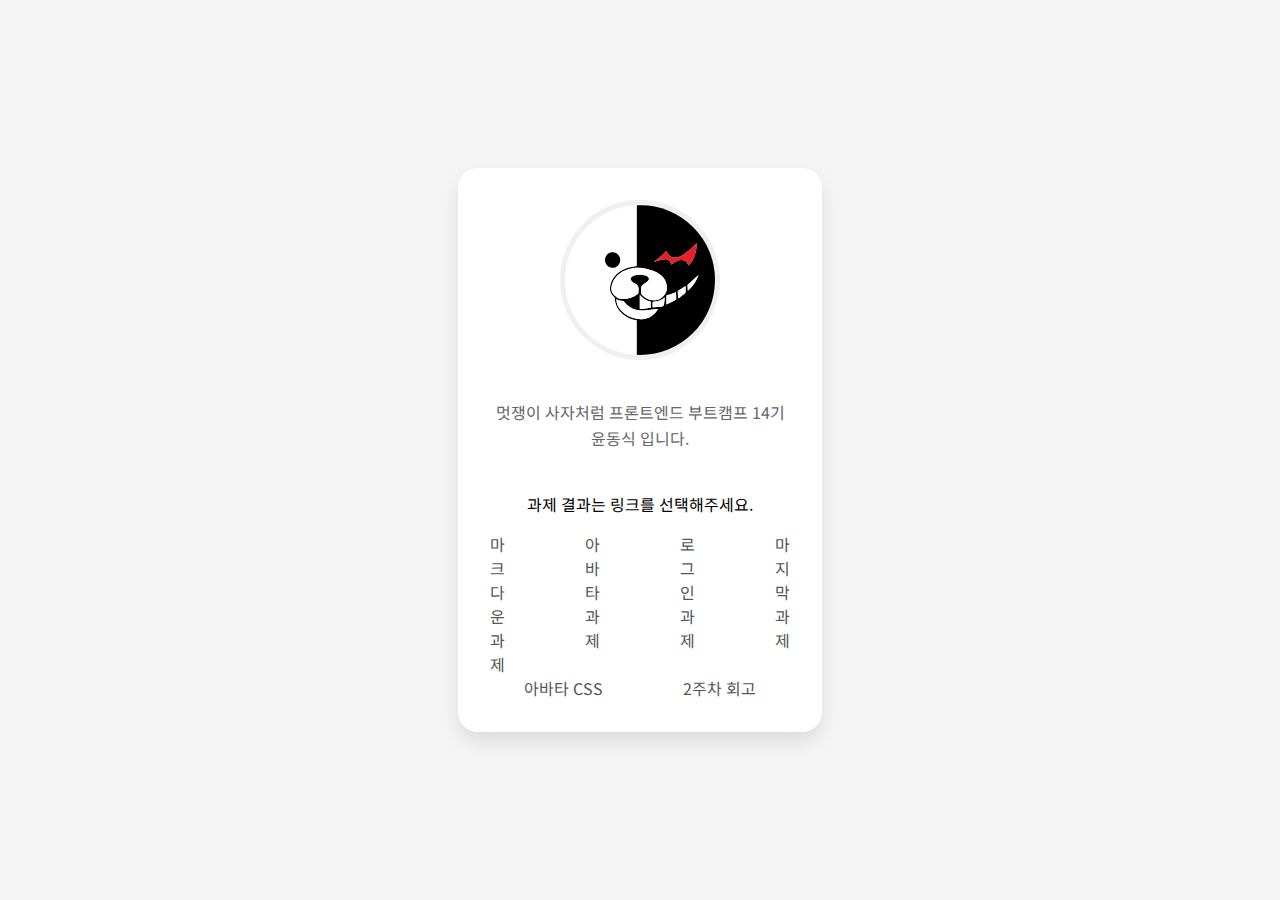
<file: index.html>
<!doctype html>
<html lang="ko">
  <head>
    <meta charset="UTF-8" />
    <meta name="viewport" content="width=device-width, initial-scale=1.0" />
    <title>HTML/CSS 과제</title>
    <style>
      body {
        margin: 0;
        padding: 0;
        font-family: 'Noto Sans KR', sans-serif;
        background-color: #f5f5f5;
        display: flex;
        justify-content: center;
        align-items: center;
        min-height: 100vh;
      }

      .profile-card {
        background: white;
        border-radius: 20px;
        box-shadow: 0 10px 20px rgba(0, 0, 0, 0.1);
        padding: 2rem;
        width: 300px;
        text-align: center;
        display: flex;
        flex-direction: column;
        align-items: center;
      }

      .profile-image {
        width: 150px;
        height: 150px;
        border-radius: 50%;
        margin-bottom: 1.5rem;
        border: 5px solid #f0f0f0;
        overflow: hidden;
        display: flex;
        align-items: center;
        justify-content: center;
        background: #f5f5f5;
      }

      .profile-svg {
        width: 100%;
        height: 100%;
        object-fit: cover;
        display: black;
      }

      .name {
        font-size: 1.5rem;
        font-weight: bold;
        color: #333;
        margin-bottom: 0.5rem;
      }

      .bio {
        color: #666;
        line-height: 1.6;
        margin-bottom: 1.5rem;
      }

      .homework-links {
        display: flex;
        justify-content: center;
        flex-wrap: nowrap;
        margin: 0;
        padding: 0;
        list-style: none;
        gap: 5rem;
      }

      .homework-links li {
        width: auto;
      }

      .homework-links a {
        display: block;
        text-align: center;
        color: #555;
        text-decoration: none;
        transition: color 0.3s ease;
      }

      .homework-links a:hover {
        color: #007bff;
      }
    </style>
    <link href="https://fonts.googleapis.com/css2?family=Noto+Sans+KR:wght@400;700&display=swap" rel="stylesheet" />
    <link rel="stylesheet" href="https://cdnjs.cloudflare.com/ajax/libs/font-awesome/5.15.4/css/all.min.css" />
  </head>
  <body>
    <div class="profile-card">
      <div class="profile-image">
        <svg class="profile-svg" viewBox="0 125 750 750" xmlns="http://www.w3.org/2000/svg" xmlns:xlink="http://www.w3.org/1999/xlink" style="width: 100%; height: 100%; display: block">
          <path
            fill="#010000"
            opacity="1.000000"
            stroke="none"
            d="
   M751.000000,126.000000 
     C751.000000,375.694702 751.000000,625.389404 750.623047,875.527588 
     C749.497131,876.036316 748.748230,876.101624 747.536377,876.089478 
     C619.210327,876.007996 491.347260,876.003601 363.484192,876.006714 
     C362.322876,876.006775 361.161560,876.108582 359.693115,876.081421 
     C358.962738,875.986267 358.539490,875.972595 358.061798,875.495605 
     C358.007385,817.397827 358.007385,759.763367 358.007385,702.150208 
     C357.117126,701.863586 356.500427,701.565247 355.854034,701.471252 
     C329.822418,697.684631 307.590698,685.832092 287.394714,669.497925 
     C263.794525,650.410583 250.178009,626.137756 249.195160,595.528564 
     C249.024948,590.227112 247.455933,586.841492 243.613190,583.337219 
     C230.701599,571.563110 223.184891,556.784790 224.596024,539.174683 
     C226.656784,513.457825 237.618088,491.362122 255.618210,472.936127 
     C276.160522,451.907837 301.876556,440.747864 330.220825,435.017639 
     C339.390839,433.163818 348.695862,431.977905 357.999115,430.476807 
     C357.999115,428.414978 357.999115,426.587921 357.999115,424.760895 
     C357.998840,326.961884 357.993164,229.162888 358.039246,131.363907 
     C358.040100,129.518478 358.653320,127.673332 359.235382,125.902039 
     C359.660004,125.927864 359.830048,125.879723 360.462952,125.909927 
     C490.950531,125.992188 620.975281,125.996094 751.000000,126.000000 
   M367.965668,546.641663 
     C368.918701,532.736267 361.947784,523.753235 350.061340,517.826904 
     C348.135529,516.866760 346.173584,515.975525 344.275543,514.963928 
     C337.021179,511.097412 331.320557,505.783936 328.582611,497.792145 
     C326.976990,493.105530 327.571442,488.663239 331.610413,485.654663 
     C335.549530,482.720520 339.768951,479.815460 344.320038,478.113983 
     C359.177063,472.559509 374.707642,473.361053 390.139801,474.596100 
     C398.113068,475.234192 405.881439,477.168060 412.498383,482.046906 
     C421.082153,488.375946 422.506744,495.559601 415.761658,503.727692 
     C412.072266,508.195465 406.737305,511.315186 402.099823,514.986572 
     C396.297913,519.579712 390.022614,523.685608 384.815796,528.869690 
     C382.466736,531.208557 381.394806,535.591919 381.159363,539.141541 
     C380.575867,547.939331 380.625092,556.795532 380.832520,565.618591 
     C380.888947,568.020874 381.816589,570.890076 383.346344,572.696472 
     C403.302673,596.261292 428.710785,605.040039 459.022278,599.972473 
     C487.267944,595.250366 511.534729,564.498352 509.804291,535.884644 
     C508.188141,509.161377 496.468536,487.988770 475.053009,472.109558 
     C455.677277,457.742859 433.469025,450.072510 410.289185,444.495239 
     C377.600189,436.629974 345.243683,436.212189 313.033478,446.995544 
     C278.110535,458.687042 251.291153,479.239777 237.544708,514.534363 
     C227.019821,541.557434 230.506454,561.681702 249.707825,579.016663 
     C258.957184,587.367004 269.251251,594.797363 282.385010,595.422546 
     C312.715973,596.866455 339.994659,588.089294 364.149536,569.730347 
     C365.547913,568.667480 366.876343,566.674316 367.050476,564.991272 
     C367.647064,559.226196 367.714264,553.406311 367.965668,546.641663 
   M324.029633,634.539368 
     C313.065704,627.383972 303.681305,618.558899 295.708740,608.165771 
     C294.695923,606.845459 292.746063,605.819397 291.071106,605.504822 
     C283.762878,604.132385 276.322296,603.400452 269.078522,601.773621 
     C264.913544,600.838318 261.032745,598.637390 256.538239,596.808472 
     C257.580902,619.021179 265.613251,637.822571 280.632416,653.099792 
     C308.939362,681.893188 343.148438,697.026611 384.076569,696.047791 
     C421.127014,695.161682 446.274597,675.858093 465.054504,645.205566 
     C461.258514,645.205566 457.968323,644.886169 454.758514,645.258972 
     C437.776550,647.231384 420.841064,649.628357 403.840179,651.407532 
     C375.740265,654.348145 348.871185,650.841431 324.029633,634.539368 
   M531.402283,422.944916 
     C533.209656,421.814026 535.081604,420.773621 536.813782,419.537354 
     C547.156921,412.155396 557.865051,405.480530 570.202637,401.871460 
     C589.880554,396.115112 605.641418,402.779968 614.468445,420.638855 
     C615.552307,422.831787 616.453369,425.115082 617.462830,427.410431 
     C645.768860,404.215363 660.223633,351.488892 657.738770,315.885193 
     C656.061462,317.114777 654.954102,318.951355 653.454102,320.373749 
     C640.530273,332.628448 627.990479,345.342957 614.442505,356.870087 
     C598.899231,370.094879 581.825684,381.072083 561.625732,386.259125 
     C542.878479,391.073090 525.827148,385.425476 514.848450,370.017731 
     C511.600037,365.458893 509.266998,360.247833 506.304077,354.960114 
     C488.303101,375.214142 466.875824,391.619904 445.080078,407.921326 
     C446.291504,408.503357 447.294403,408.623566 448.192719,408.371338 
     C453.313568,406.933411 458.384735,405.314911 463.518738,403.927917 
     C477.014435,400.281921 490.429016,396.247101 504.680206,396.774170 
     C513.719360,397.108490 520.927551,400.681732 525.365356,408.549866 
     C527.782593,412.835663 529.085571,417.749908 531.402283,422.944916 
   M373.934479,587.522827 
     C373.934479,606.467224 373.934479,625.411621 373.934479,644.622803 
     C392.814301,645.901184 410.654694,641.283264 428.648041,638.983215 
     C428.648041,628.297913 428.648041,618.200928 428.648041,607.952881 
     C406.295715,603.967957 389.156433,591.561279 373.934052,574.483948 
     C373.934052,579.055725 373.934052,582.795471 373.934479,587.522827 
   M555.240540,568.196594 
     C555.061584,565.813782 554.882568,563.430908 554.702698,561.036438 
     C538.569519,566.747375 522.882690,572.300354 507.063965,577.900024 
     C507.063965,592.997375 507.063965,607.947632 507.063965,622.921326 
     C506.773132,622.921326 506.969757,622.980347 507.101868,622.912964 
     C522.817444,614.893005 538.555725,606.916016 554.179260,598.720337 
     C555.250244,598.158569 555.993103,595.952148 555.983154,594.516785 
     C555.924561,586.041870 555.597961,577.568787 555.240540,568.196594 
   M443.616760,609.054260 
     C441.869263,609.215698 440.121735,609.377075 437.984680,609.574463 
     C437.984680,618.293274 437.984650,626.428223 437.984650,634.563171 
     C437.984650,635.373230 437.984680,636.183228 437.984680,637.401855 
     C441.027344,636.903625 443.735229,636.214539 446.473663,636.057312 
     C455.078827,635.563293 463.692383,635.125793 472.308594,634.941345 
     C479.819275,634.780640 486.980286,633.139404 492.669983,628.340637 
     C494.730591,626.602722 495.204987,622.490295 495.598022,619.360229 
     C496.846436,609.417847 497.715332,599.427734 498.877106,588.021179 
     C482.452240,602.510620 464.249207,607.814575 443.616760,609.054260 
   M568.464661,552.005676 
     C566.743774,553.733643 563.469604,555.540161 563.552368,557.177002 
     C564.119324,568.387451 565.390198,579.562256 566.497742,591.428284 
     C569.282166,589.901978 571.911743,588.879211 574.042908,587.217224 
     C581.754211,581.203613 589.111572,574.722473 596.973328,568.920227 
     C601.895996,565.287048 603.657776,561.121521 603.231750,555.055115 
     C602.672546,547.092712 603.094482,539.061279 603.094482,530.397583 
     C591.199646,537.826233 580.149353,544.727539 568.464661,552.005676 
   M653.575623,506.088928 
     C658.028076,496.351746 662.480530,486.614563 666.933044,476.877380 
     C666.610474,476.812103 666.287964,476.746826 665.965454,476.681580 
     C648.390747,492.579315 630.815979,508.477051 612.331177,525.198059 
     C612.862061,533.195190 613.511414,542.976379 614.190430,553.205444 
     C630.674988,538.728333 643.367615,523.504639 653.575623,506.088928 
   z"
          />
          <path
            fill="#FFFFFF"
            opacity="1.000000"
            stroke="none"
            d="
   M358.980804,125.828056 
     C358.653320,127.673332 358.040100,129.518478 358.039246,131.363907 
     C357.993164,229.162888 357.998840,326.961884 357.999115,424.760895 
     C357.999115,426.587921 357.999115,428.414978 357.999115,430.476807 
     C348.695862,431.977905 339.390839,433.163818 330.220825,435.017639 
     C301.876556,440.747864 276.160522,451.907837 255.618210,472.936127 
     C237.618088,491.362122 226.656784,513.457825 224.596024,539.174683 
     C223.184891,556.784790 230.701599,571.563110 243.613190,583.337219 
     C247.455933,586.841492 249.024948,590.227112 249.195160,595.528564 
     C250.178009,626.137756 263.794525,650.410583 287.394714,669.497925 
     C307.590698,685.832092 329.822418,697.684631 355.854034,701.471252 
     C356.500427,701.565247 357.117126,701.863586 358.007385,702.150208 
     C358.007385,759.763367 358.007385,817.397827 357.709229,875.508057 
     C356.940704,875.990051 356.470337,875.996277 355.531342,876.001221 
     C240.375153,876.000793 125.687630,876.001587 10.583447,876.001404 
     C8.777937,876.001892 7.389083,876.003357 5.583534,876.003052 
     C3.777892,876.000916 2.388946,876.000488 1.000000,876.000000 
     C1.000000,625.645752 1.000000,375.291534 1.319476,124.492073 
     C2.425172,124.366211 3.211391,124.685593 4.293124,125.300369 
     C6.565711,125.730614 8.542764,125.983124 10.519858,125.983459 
     C121.141235,126.002403 231.762619,125.993965 342.384003,126.026031 
     C346.351349,126.027184 350.318054,126.512100 354.286255,126.531349 
     C355.188751,126.535721 356.096100,125.539383 357.284607,125.015579 
     C358.038940,125.294365 358.509888,125.561211 358.980804,125.828056 
   M228.299622,362.704559 
     C226.894058,363.158295 225.453384,363.525360 224.088226,364.078766 
     C204.932846,371.844177 195.275131,393.922150 202.431808,413.534607 
     C209.674622,433.383087 230.041046,443.488983 249.815353,437.046570 
     C269.152435,430.746643 280.254028,409.366089 274.614777,389.483490 
     C269.356110,370.942749 250.217636,357.207153 228.299622,362.704559 
   z"
          />
          <path
            fill="#F8F8F8"
            opacity="1.000000"
            stroke="none"
            d="
   M6.000229,876.004883 
     C7.389083,876.003357 8.777937,876.001892 10.674532,876.397705 
     C13.182856,877.196655 15.183251,877.948730 17.184046,877.949768 
     C123.610092,878.006592 230.036179,877.985657 336.462219,878.036682 
     C342.673645,878.039673 348.884827,878.571533 355.628937,878.881836 
     C355.679626,878.488464 355.839813,877.245483 356.000000,876.002441 
     C356.470337,875.996277 356.940704,875.990051 357.763611,875.971313 
     C358.539490,875.972595 358.962738,875.986267 359.742371,876.447998 
     C361.047516,881.399902 364.491852,881.020996 367.896332,881.020386 
     C495.597565,880.996277 623.298767,881.000000 751.000000,881.000000 
     C751.000000,920.982483 751.000000,960.964905 751.000000,1000.944153 
     C501.000000,1000.940918 250.999985,1000.940918 1.000000,1000.940918 
     C1.000000,961.232483 1.000000,921.583252 1.418464,881.466797 
     C6.035465,881.677612 6.269949,879.051392 6.000229,876.004883 
   z"
          />
          <path
            fill="#F8F8F8"
            opacity="1.000000"
            stroke="none"
            d="
   M3.997611,125.004974 
     C3.211391,124.685593 2.425172,124.366211 1.319476,124.023415 
     C1.000000,83.018005 1.000000,42.036007 1.000002,1.056115 
     C251.000000,1.058220 501.000000,1.058220 751.000000,1.058220 
     C751.000000,40.765724 751.000000,80.415009 750.531372,120.532150 
     C622.649658,121.000000 495.236633,121.013695 367.823639,120.935463 
     C363.904572,120.933052 360.926483,121.498337 360.000122,125.831573 
     C359.830048,125.879723 359.660004,125.927864 359.235382,125.902039 
     C358.509888,125.561211 358.038940,125.294365 357.241943,124.652359 
     C355.637573,123.680588 354.327484,122.524338 353.086975,122.594666 
     C349.672699,122.788246 346.287964,123.932648 342.890808,123.936028 
     C260.482330,124.018005 178.073639,124.073425 95.665245,123.960609 
     C66.406815,123.920540 37.149151,123.403244 7.890407,123.221840 
     C6.596544,123.213814 5.295377,124.383736 3.997611,125.004974 
   z"
          />
          <path
            fill="#F8F8F8"
            opacity="1.000000"
            stroke="none"
            d="
   M360.462952,125.909927 
     C360.926483,121.498337 363.904572,120.933052 367.823639,120.935463 
     C495.236633,121.013695 622.649658,121.000000 750.531372,121.000000 
     C751.000000,122.388893 751.000000,123.777779 751.000000,125.583336 
     C620.975281,125.996094 490.950531,125.992188 360.462952,125.909927 
   z"
          />
          <path
            fill="#F9F9F9"
            opacity="1.000000"
            stroke="none"
            d="
   M751.000000,880.666687 
     C623.298767,881.000000 495.597565,880.996277 367.896332,881.020386 
     C364.491852,881.020996 361.047516,881.399902 360.049500,876.529480 
     C361.161560,876.108582 362.322876,876.006775 363.484192,876.006714 
     C491.347260,876.003601 619.210327,876.007996 747.578186,876.417236 
     C749.055298,877.548218 750.027649,878.274109 751.000000,879.000000 
     C751.000000,879.444458 751.000000,879.888916 751.000000,880.666687 
   z"
          />
          <path
            fill="#F8F8F8"
            opacity="1.000000"
            stroke="none"
            d="
   M5.583534,876.003113 
     C6.269949,879.051392 6.035465,881.677612 1.418464,880.999878 
     C1.000000,879.611084 1.000000,878.222229 1.000000,876.416626 
     C2.388946,876.000488 3.777892,876.000916 5.583534,876.003113 
   z"
          />
          <path
            fill="#F8F8F8"
            opacity="1.000000"
            stroke="none"
            d="
   M751.000000,878.625000 
     C750.027649,878.274109 749.055298,877.548218 748.041138,876.494629 
     C748.748230,876.101624 749.497131,876.036316 750.623047,875.985474 
     C751.000000,876.750000 751.000000,877.500000 751.000000,878.625000 
   z"
          />
          <path
            fill="#FEFEFE"
            opacity="1.000000"
            stroke="none"
            d="
   M367.974487,547.124512 
     C367.714264,553.406311 367.647064,559.226196 367.050476,564.991272 
     C366.876343,566.674316 365.547913,568.667480 364.149536,569.730347 
     C339.994659,588.089294 312.715973,596.866455 282.385010,595.422546 
     C269.251251,594.797363 258.957184,587.367004 249.707825,579.016663 
     C230.506454,561.681702 227.019821,541.557434 237.544708,514.534363 
     C251.291153,479.239777 278.110535,458.687042 313.033478,446.995544 
     C345.243683,436.212189 377.600189,436.629974 410.289185,444.495239 
     C433.469025,450.072510 455.677277,457.742859 475.053009,472.109558 
     C496.468536,487.988770 508.188141,509.161377 509.804291,535.884644 
     C511.534729,564.498352 487.267944,595.250366 459.022278,599.972473 
     C428.710785,605.040039 403.302673,596.261292 383.346344,572.696472 
     C381.816589,570.890076 380.888947,568.020874 380.832520,565.618591 
     C380.625092,556.795532 380.575867,547.939331 381.159363,539.141541 
     C381.394806,535.591919 382.466736,531.208557 384.815796,528.869690 
     C390.022614,523.685608 396.297913,519.579712 402.099823,514.986572 
     C406.737305,511.315186 412.072266,508.195465 415.761658,503.727692 
     C422.506744,495.559601 421.082153,488.375946 412.498383,482.046906 
     C405.881439,477.168060 398.113068,475.234192 390.139801,474.596100 
     C374.707642,473.361053 359.177063,472.559509 344.320038,478.113983 
     C339.768951,479.815460 335.549530,482.720520 331.610413,485.654663 
     C327.571442,488.663239 326.976990,493.105530 328.582611,497.792145 
     C331.320557,505.783936 337.021179,511.097412 344.275543,514.963928 
     C346.173584,515.975525 348.135529,516.866760 350.061340,517.826904 
     C361.947784,523.753235 368.918701,532.736267 367.974487,547.124512 
   z"
          />
          <path
            fill="#FDFDFD"
            opacity="1.000000"
            stroke="none"
            d="
   M324.329163,634.748352 
     C348.871185,650.841431 375.740265,654.348145 403.840179,651.407532 
     C420.841064,649.628357 437.776550,647.231384 454.758514,645.258972 
     C457.968323,644.886169 461.258514,645.205566 465.054504,645.205566 
     C446.274597,675.858093 421.127014,695.161682 384.076569,696.047791 
     C343.148438,697.026611 308.939362,681.893188 280.632416,653.099792 
     C265.613251,637.822571 257.580902,619.021179 256.538239,596.808472 
     C261.032745,598.637390 264.913544,600.838318 269.078522,601.773621 
     C276.322296,603.400452 283.762878,604.132385 291.071106,605.504822 
     C292.746063,605.819397 294.695923,606.845459 295.708740,608.165771 
     C303.681305,618.558899 313.065704,627.383972 324.329163,634.748352 
   z"
          />
          <path
            fill="#E71F27"
            opacity="1.000000"
            stroke="none"
            d="
   M531.146729,422.662811 
     C529.085571,417.749908 527.782593,412.835663 525.365356,408.549866 
     C520.927551,400.681732 513.719360,397.108490 504.680206,396.774170 
     C490.429016,396.247101 477.014435,400.281921 463.518738,403.927917 
     C458.384735,405.314911 453.313568,406.933411 448.192719,408.371338 
     C447.294403,408.623566 446.291504,408.503357 445.080078,407.921326 
     C466.875824,391.619904 488.303101,375.214142 506.304077,354.960114 
     C509.266998,360.247833 511.600037,365.458893 514.848450,370.017731 
     C525.827148,385.425476 542.878479,391.073090 561.625732,386.259125 
     C581.825684,381.072083 598.899231,370.094879 614.442505,356.870087 
     C627.990479,345.342957 640.530273,332.628448 653.454102,320.373749 
     C654.954102,318.951355 656.061462,317.114777 657.738770,315.885193 
     C660.223633,351.488892 645.768860,404.215363 617.462830,427.410431 
     C616.453369,425.115082 615.552307,422.831787 614.468445,420.638855 
     C605.641418,402.779968 589.880554,396.115112 570.202637,401.871460 
     C557.865051,405.480530 547.156921,412.155396 536.813782,419.537354 
     C535.081604,420.773621 533.209656,421.814026 531.146729,422.662811 
   z"
          />
          <path
            fill="#FDFDFD"
            opacity="1.000000"
            stroke="none"
            d="
   M373.934265,587.028992 
     C373.934052,582.795471 373.934052,579.055725 373.934052,574.483948 
     C389.156433,591.561279 406.295715,603.967957 428.648041,607.952881 
     C428.648041,618.200928 428.648041,628.297913 428.648041,638.983215 
     C410.654694,641.283264 392.814301,645.901184 373.934479,644.622803 
     C373.934479,625.411621 373.934479,606.467224 373.934265,587.028992 
   z"
          />
          <path
            fill="#FDFDFD"
            opacity="1.000000"
            stroke="none"
            d="
   M555.301025,568.645874 
     C555.597961,577.568787 555.924561,586.041870 555.983154,594.516785 
     C555.993103,595.952148 555.250244,598.158569 554.179260,598.720337 
     C538.555725,606.916016 522.817444,614.893005 507.101868,622.912964 
     C506.969757,622.980347 506.773132,622.921326 507.063965,622.921326 
     C507.063965,607.947632 507.063965,592.997375 507.063965,577.900024 
     C522.882690,572.300354 538.569519,566.747375 554.702698,561.036438 
     C554.882568,563.430908 555.061584,565.813782 555.301025,568.645874 
   z"
          />
          <path
            fill="#FBFBFB"
            opacity="1.000000"
            stroke="none"
            d="
   M444.074097,609.034668 
     C464.249207,607.814575 482.452240,602.510620 498.877106,588.021179 
     C497.715332,599.427734 496.846436,609.417847 495.598022,619.360229 
     C495.204987,622.490295 494.730591,626.602722 492.669983,628.340637 
     C486.980286,633.139404 479.819275,634.780640 472.308594,634.941345 
     C463.692383,635.125793 455.078827,635.563293 446.473663,636.057312 
     C443.735229,636.214539 441.027344,636.903625 437.984680,637.401855 
     C437.984680,636.183228 437.984650,635.373230 437.984650,634.563171 
     C437.984650,626.428223 437.984680,618.293274 437.984680,609.574463 
     C440.121735,609.377075 441.869263,609.215698 444.074097,609.034668 
   z"
          />
          <path
            fill="#FCFCFC"
            opacity="1.000000"
            stroke="none"
            d="
   M568.781860,551.817261 
     C580.149353,544.727539 591.199646,537.826233 603.094482,530.397583 
     C603.094482,539.061279 602.672546,547.092712 603.231750,555.055115 
     C603.657776,561.121521 601.895996,565.287048 596.973328,568.920227 
     C589.111572,574.722473 581.754211,581.203613 574.042908,587.217224 
     C571.911743,588.879211 569.282166,589.901978 566.497742,591.428284 
     C565.390198,579.562256 564.119324,568.387451 563.552368,557.177002 
     C563.469604,555.540161 566.743774,553.733643 568.781860,551.817261 
   z"
          />
          <path
            fill="#FAFAFA"
            opacity="1.000000"
            stroke="none"
            d="
   M653.354431,506.383240 
     C643.367615,523.504639 630.674988,538.728333 614.190430,553.205444 
     C613.511414,542.976379 612.862061,533.195190 612.331177,525.198059 
     C630.815979,508.477051 648.390747,492.579315 665.965454,476.681580 
     C666.287964,476.746826 666.610474,476.812103 666.933044,476.877380 
     C662.480530,486.614563 658.028076,496.351746 653.354431,506.383240 
   z"
          />
          <path
            fill="#020202"
            opacity="1.000000"
            stroke="none"
            d="
   M228.667389,362.515991 
     C250.217636,357.207153 269.356110,370.942749 274.614777,389.483490 
     C280.254028,409.366089 269.152435,430.746643 249.815353,437.046570 
     C230.041046,443.488983 209.674622,433.383087 202.431808,413.534607 
     C195.275131,393.922150 204.932846,371.844177 224.088226,364.078766 
     C225.453384,363.525360 226.894058,363.158295 228.667389,362.515991 
   z"
          />
          <path
            fill="#F8F8F8"
            opacity="1.000000"
            stroke="none"
            d="
   M4.293126,125.300369 
     C5.295377,124.383736 6.596544,123.213814 7.890407,123.221840 
     C37.149151,123.403244 66.406815,123.920540 95.665245,123.960609 
     C178.073639,124.073425 260.482330,124.018005 342.890808,123.936028 
     C346.287964,123.932648 349.672699,122.788246 353.086975,122.594666 
     C354.327484,122.524338 355.637573,123.680588 356.958557,124.640427 
     C356.096100,125.539383 355.188751,126.535721 354.286255,126.531349 
     C350.318054,126.512100 346.351349,126.027184 342.384003,126.026031 
     C231.762619,125.993965 121.141235,126.002403 10.519858,125.983459 
     C8.542764,125.983124 6.565711,125.730614 4.293126,125.300369 
   z"
          />
          <path
            fill="#F8F8F8"
            opacity="1.000000"
            stroke="none"
            d="
   M355.531342,876.001221 
     C355.839813,877.245483 355.679626,878.488464 355.628937,878.881836 
     C348.884827,878.571533 342.673645,878.039673 336.462219,878.036682 
     C230.036179,877.985657 123.610092,878.006592 17.184046,877.949768 
     C15.183251,877.948730 13.182856,877.196655 11.091188,876.398682 
     C125.687630,876.001587 240.375153,876.000793 355.531342,876.001221 
   z"
          />
        </svg>
      </div>

      <p class="bio">
        멋쟁이 사자처럼 프론트엔드 부트캠프 14기<br />
        윤동식 입니다.
      </p>
      <p>과제 결과는 링크를 선택해주세요.</p>
      <ul class="homework-links">
        <li><a href="./src/md/markdown.md">마크다운 과제</a></li>
        <li><a href="./src/avatars/avatars.html">아바타 과제</a></li>
        <li><a href="./src/login/login.html">로그인 과제</a></li>
        <li><a href="/">마지막 과제</a></li>
      </ul>
      <ul class="homework-links">
        <li><a href="./src/avatars/avatars.html">아바타 CSS</a></li>
        <li><a href="./src/md/week2-retrospect.md">2주차 회고</a></li>
      </ul>
    </div>
  </body>
</html>
</file>
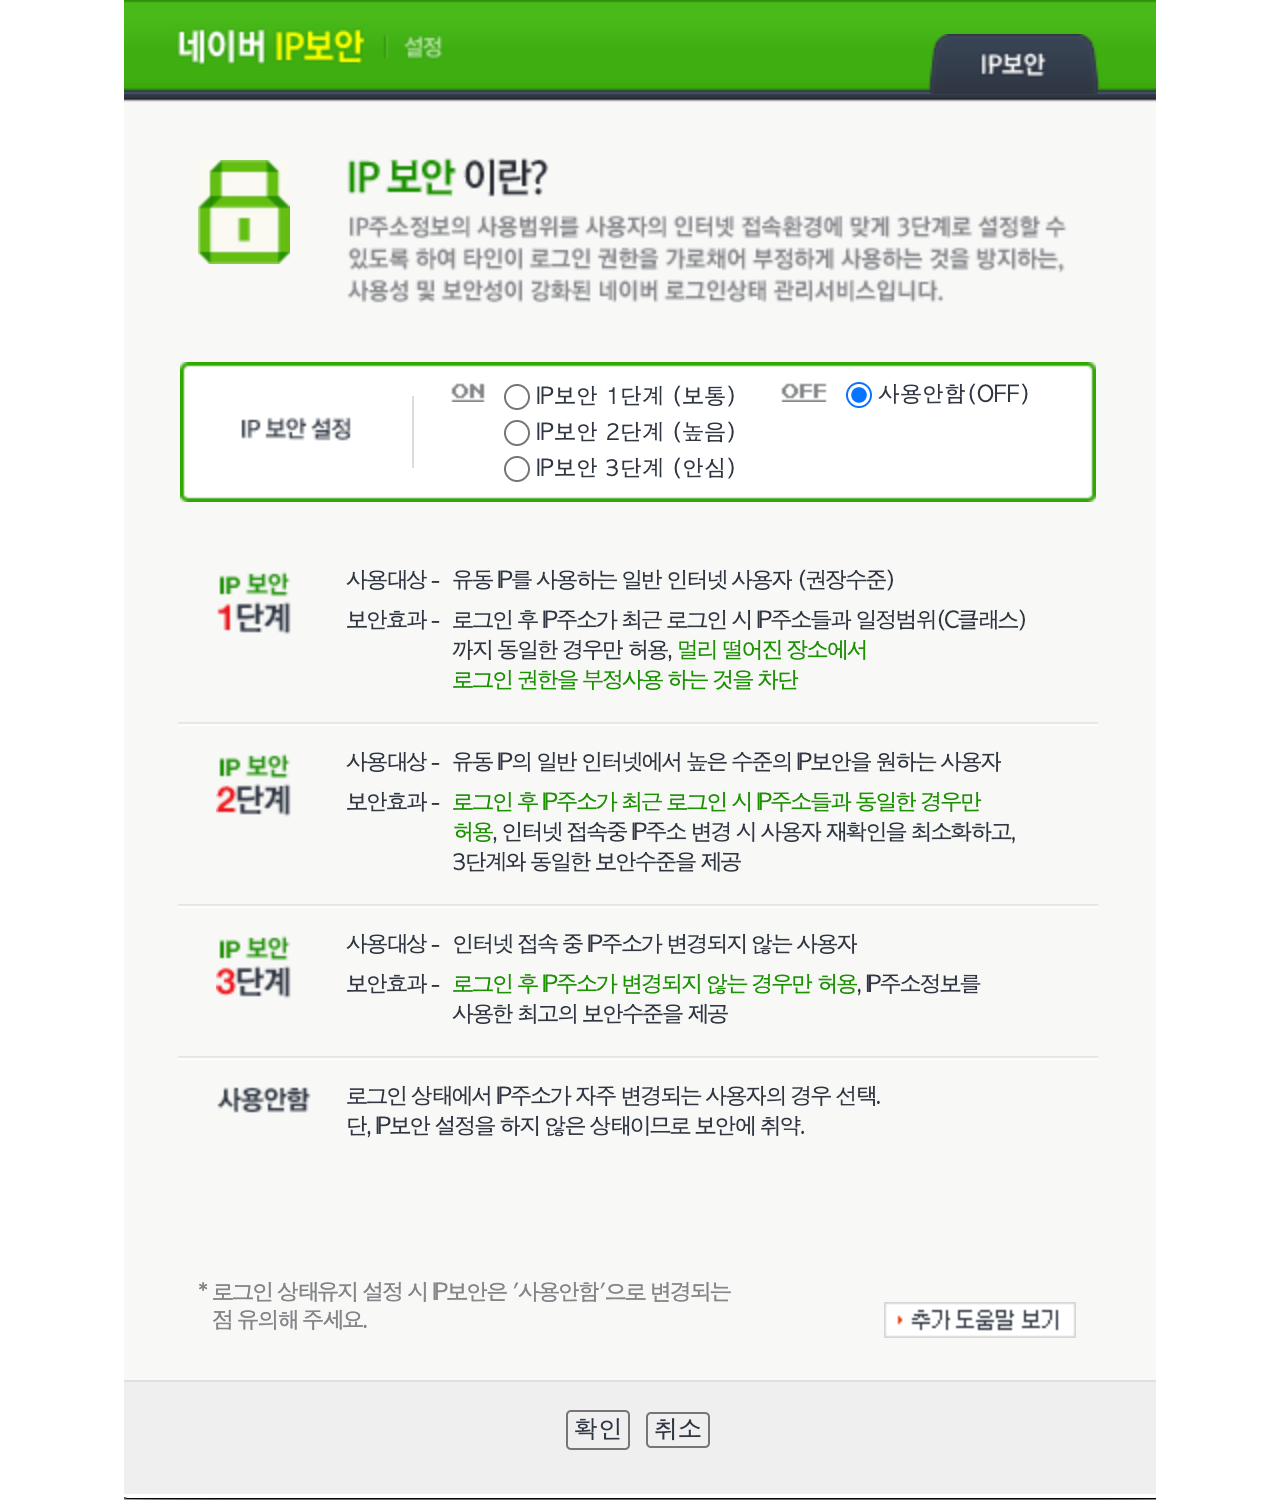
<file: src/login/pages/ip_security.html>
<!doctype html>
<html lang="ko">
  <head>
    <meta charset="UTF-8" />
    <meta name="viewport" content="width=device-width, initial-scale=1.0" />
    <title>네이버 IP 보안 로그인</title>
    <style>
      body {
        margin: 0;
      }

      div {
        display: flex;
        justify-content: center;
      }

      img {
        max-width: 100%;
        height: auto;
        margin: 0 auto;
      }
    </style>
  </head>

  <body>
    <div>
      <img src="./ip-security.png" alt="IP 보안 이란?..." />
    </div>
  </body>
</html>
</file>
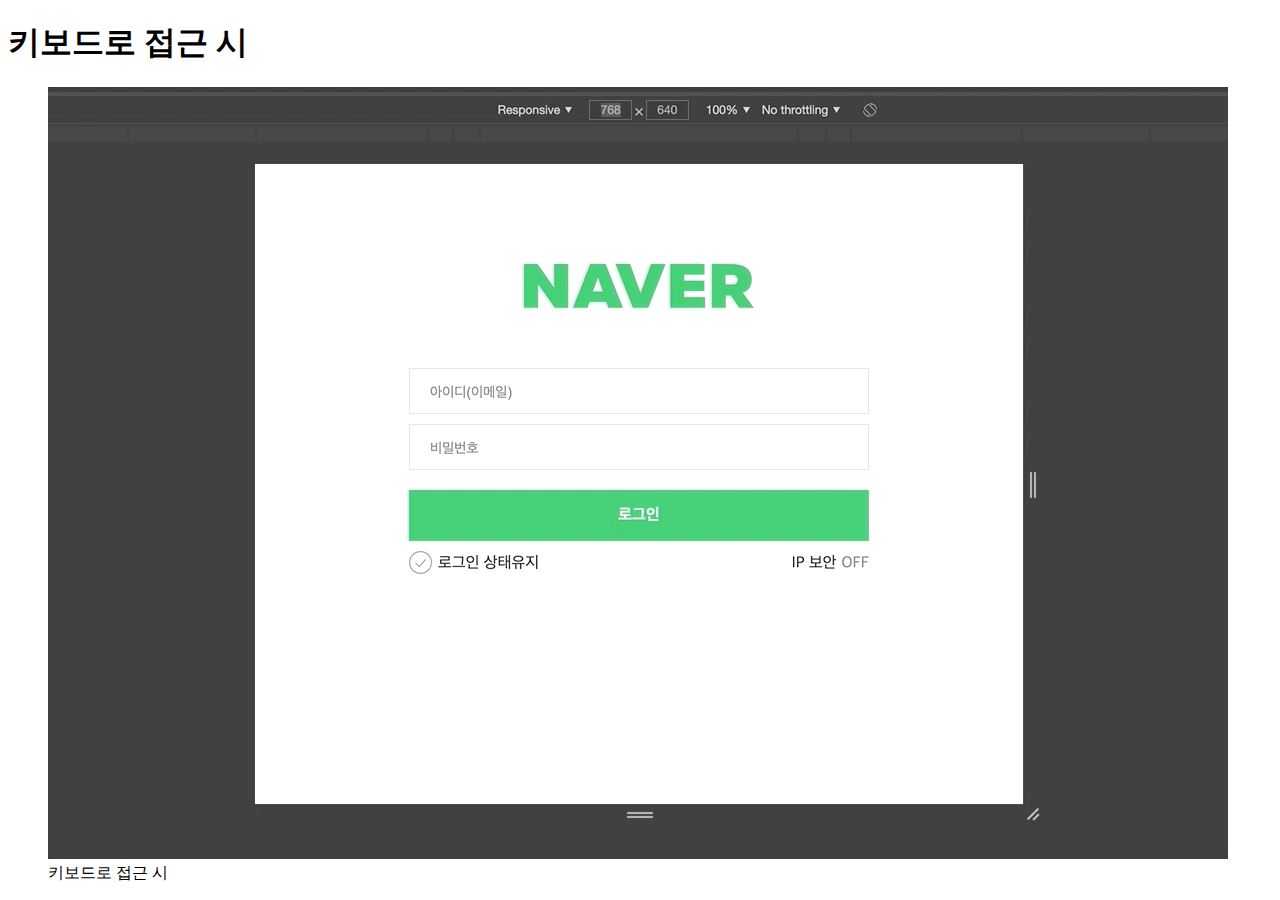
<file: src/login/preview/keyboard.html>
<!doctype html>
<html lang="ko">
  <head>
    <meta charset="UTF-8" />
    <meta name="viewport" content="width=device-width, initial-scale=1.0" />
    <title>키보드로 접근 시</title>
  </head>

  <body>
    <h1>키보드로 접근 시</h1>
    <figure>
      <img src="./images/keyboard.gif" alt="" />
      <figcaption>키보드로 접근 시</figcaption>
    </figure>
  </body>
</html>
</file>
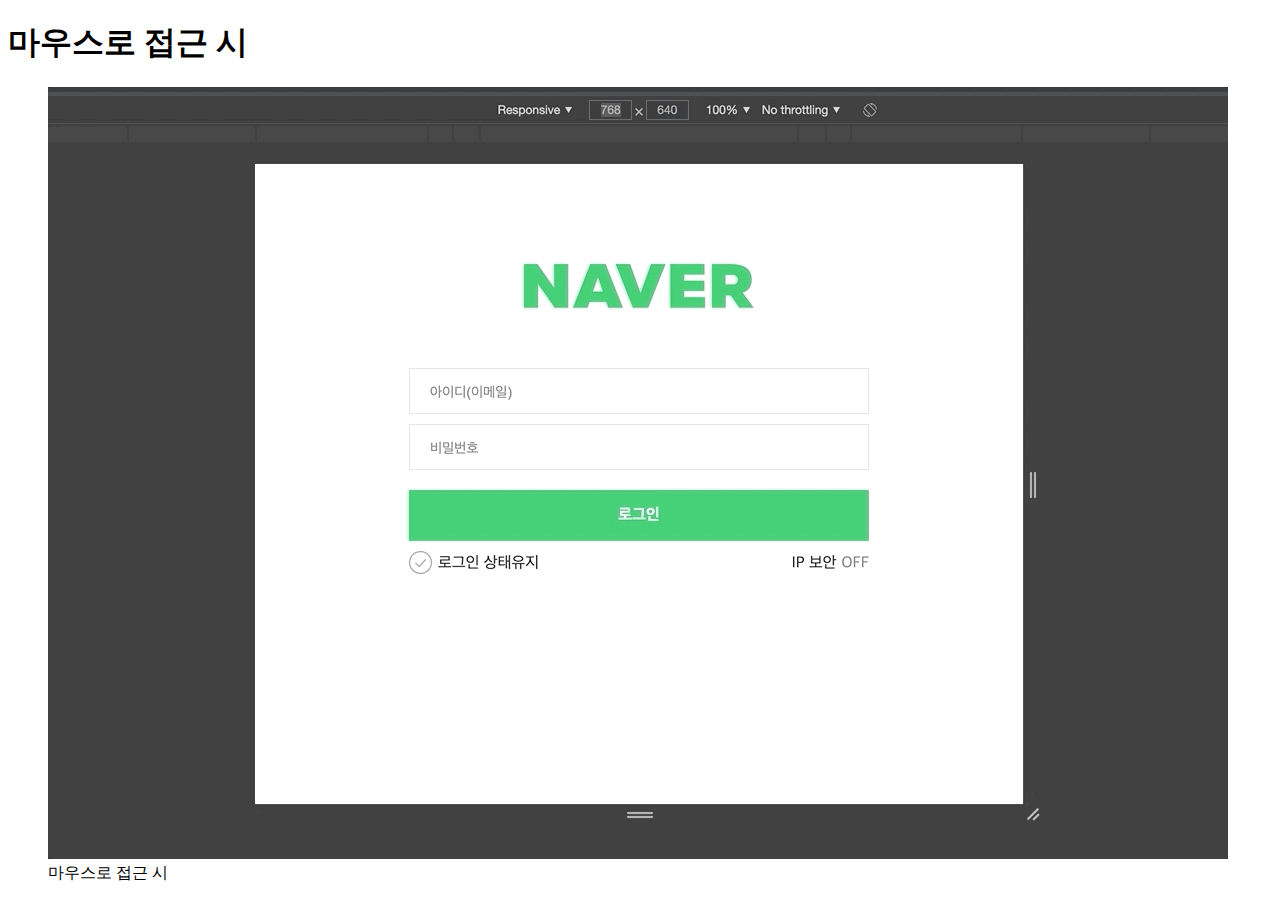
<file: src/login/preview/mouse.html>
<!doctype html>
<html lang="ko">
  <head>
    <meta charset="UTF-8" />
    <meta name="viewport" content="width=device-width, initial-scale=1.0" />
    <title>마우스로 접근 시</title>
  </head>

  <body>
    <h1>마우스로 접근 시</h1>
    <figure>
      <img src="./images/mouse.gif" alt="" />
      <figcaption>마우스로 접근 시</figcaption>
    </figure>
  </body>
</html>
</file>
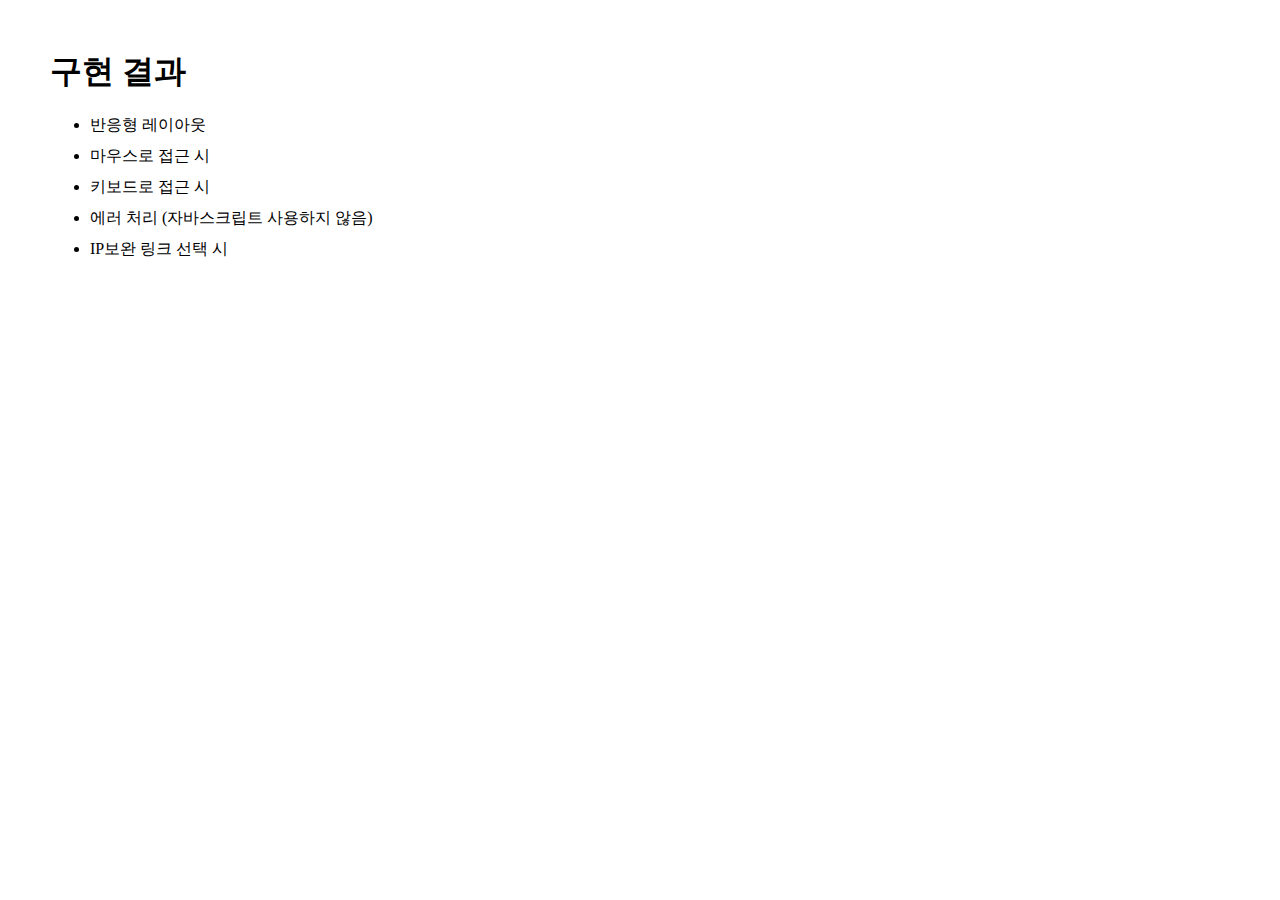
<file: src/login/preview/preview.html>
<!doctype html>
<html lang="ko">
  <head>
    <meta charset="UTF-8" />
    <meta name="viewport" content="width=device-width, initial-scale=1.0" />
    <title>네이버 IP 보안 로그인</title>
    <style>
      body{
        margin: 50px;
      }

      li{
        margin-block: 10px;
      }

      a{
        color: inherit;
        text-decoration: none;
      }
    </style>
  </head>

  <body>
    <h1>구현 결과</h1>
    <ul>
      <li><a href="./rwd.html">반응형 레이아웃</a></li>
      <li><a href="./mouse.html">마우스로 접근 시</a></li>
      <li><a href="./keyboard.html">키보드로 접근 시</a></li>
      <li><a href="./error.html">에러 처리 (자바스크립트 사용하지 않음)</a></li>
      <li><a href="./link.html">IP보완 링크 선택 시</a></li>
    </ul>
  </body>
</html>
</file>
